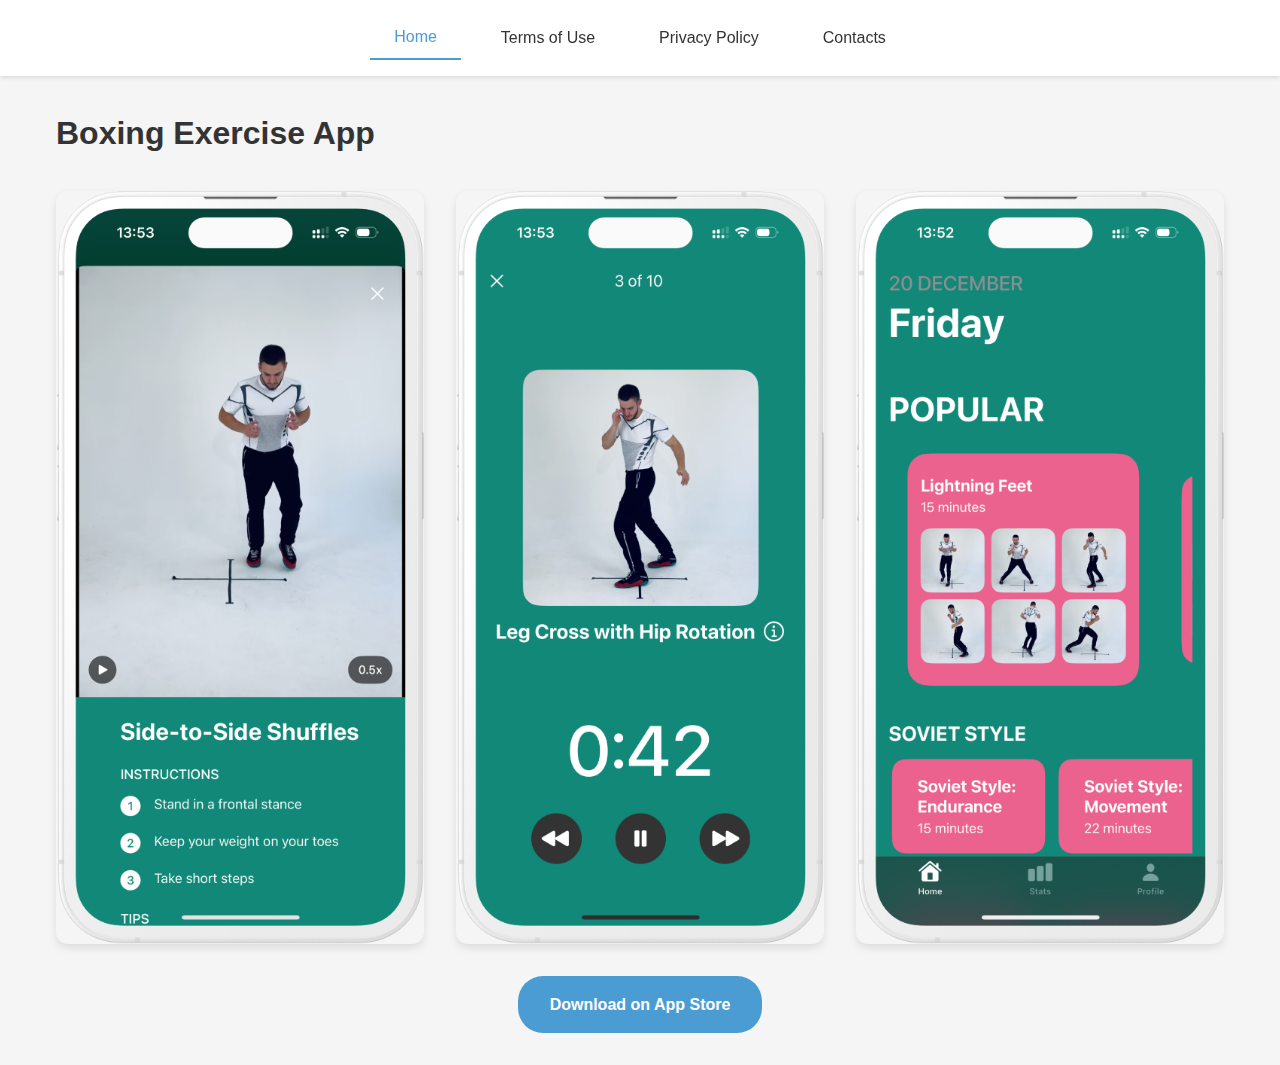
<file: index.html>
<!DOCTYPE html>
<html lang="en">
<head>
    <meta charset="UTF-8">
    <meta name="viewport" content="width=device-width, initial-scale=1.0">
    <title>Boxing Exercise App</title>
    <link rel="stylesheet" href="styles.css">
</head>
<body>
    <nav>
        <div class="tab-container">
            <button class="tab-button active" data-tab="home">Home</button>
            <button class="tab-button" data-tab="terms">Terms of Use</button>
            <button class="tab-button" data-tab="privacy">Privacy Policy</button>
            <button class="tab-button" data-tab="contacts">Contacts</button>
        </div>
    </nav>

    <main>
        <section id="home" class="tab-content active">
            <h1>Boxing Exercise App</h1>
            <div class="screenshots">
                <img src="screenshot1.png" alt="App Screenshot 1">
                <img src="screenshot2.png" alt="App Screenshot 2">
                <img src="screenshot3.png" alt="App Screenshot 3">
            </div>
            <a href="https://apps.apple.com/your-app-link" class="app-store-button">
                Download on App Store
            </a>
        </section>

        <section id="terms" class="tab-content">
            <h2>Terms of Use</h2>
            <div class="legal-content">
                <p>Please read our Terms of Use carefully before using the Application.</p>
                <p><a href="terms.html" class="legal-link">View Terms of Use</a></p>
            </div>
        </section>

        <section id="privacy" class="tab-content">
            <h2>Privacy Policy</h2>
            <div class="legal-content">
                <p>Please read our Privacy Policy to understand how we handle your data.</p>
                <p><a href="privacy.html" class="legal-link">View Privacy Policy</a></p>
            </div>
        </section>

        <section id="contacts" class="tab-content">
            <h2>Contact Us</h2>
            <div class="contact-info">
                <div class="contact-item">
                    <img src="email-icon.svg" alt="Email">
                    <a href="mailto:boxingfootworkapp@gmail.com">boxingfootworkapp@gmail.com</a>
                </div>
                <div class="contact-item">
                    <img src="instagram-icon.svg" alt="Instagram">
                    <a href="https://instagram.com/boxing_footwork" target="_blank">@boxing_footwork</a>
                </div>
            </div>
        </section>
    </main>
    <script src="script.js"></script>
</body>
</html>
</file>
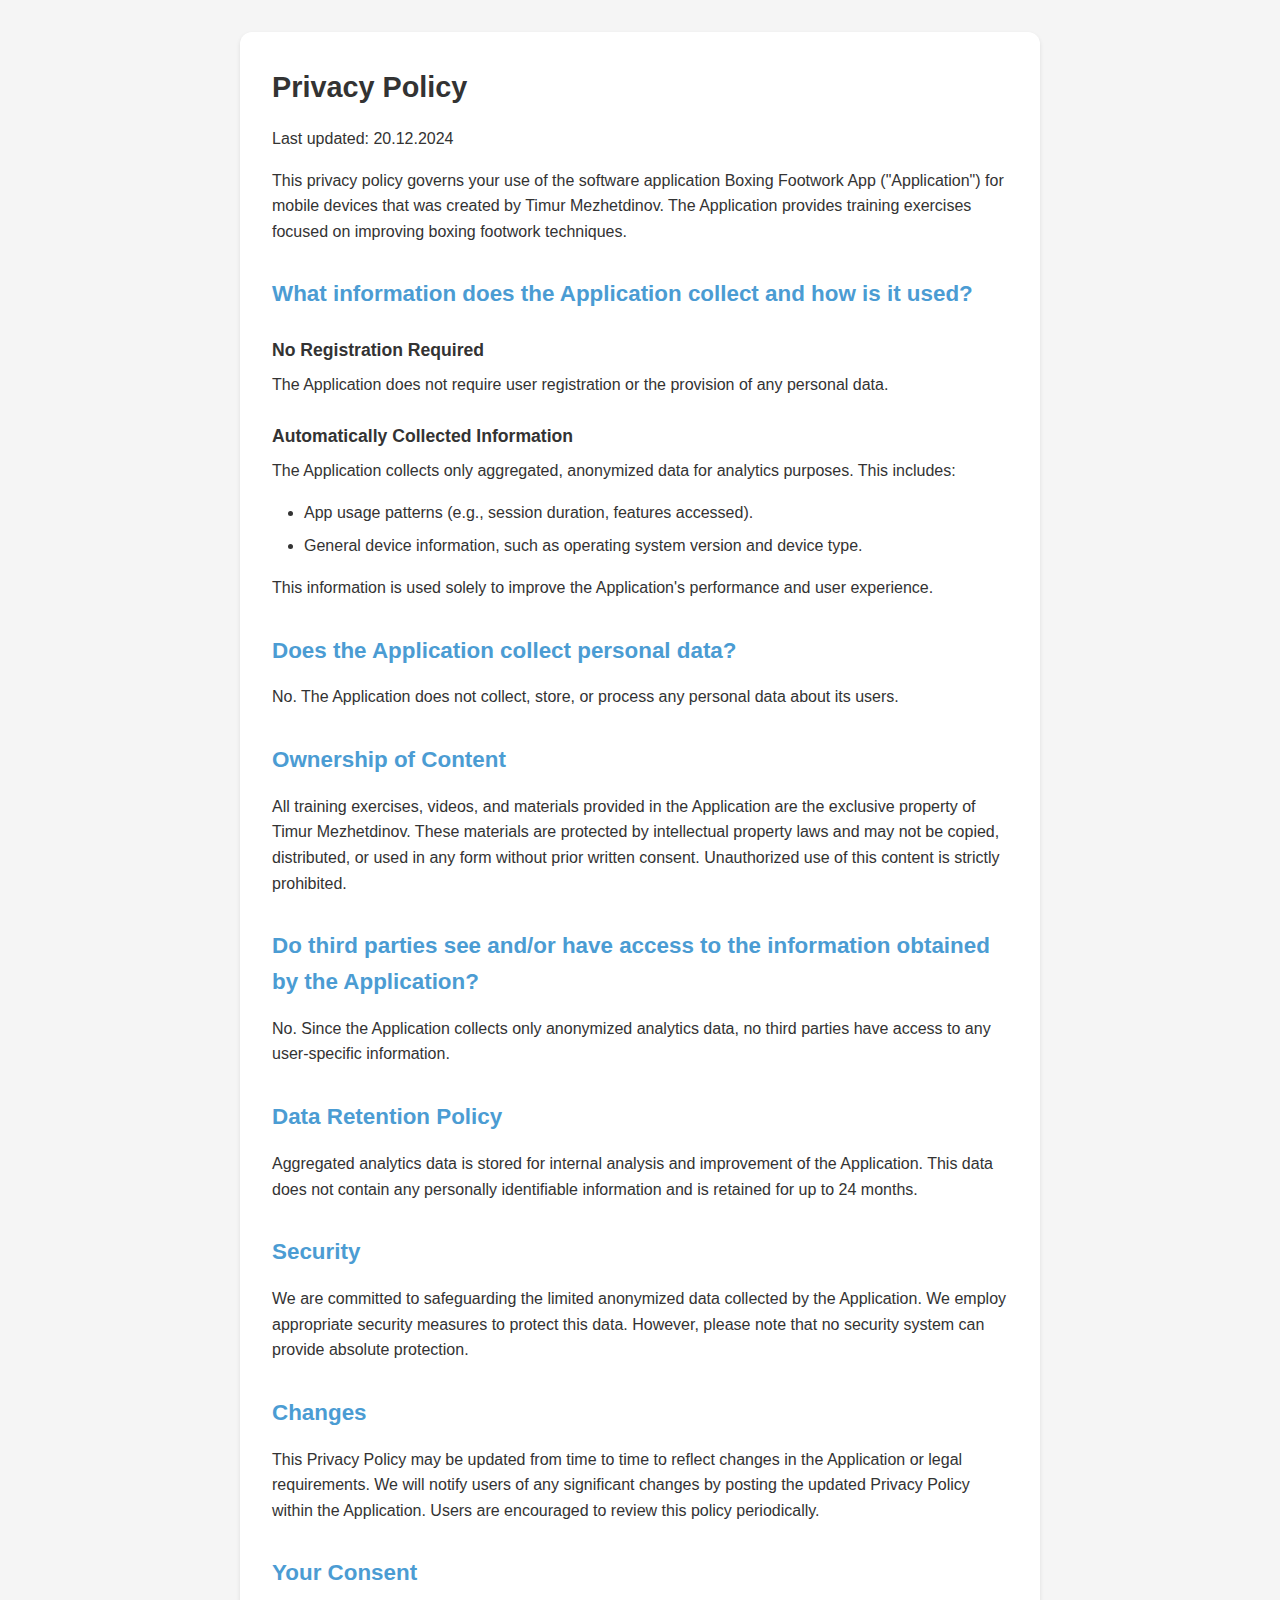
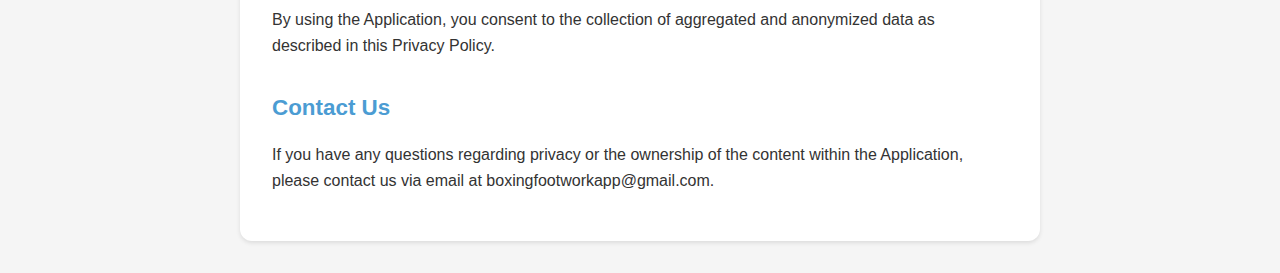
<file: privacy.html>
<!DOCTYPE html>
<html lang="en">
<head>
    <meta charset="UTF-8">
    <meta name="viewport" content="width=device-width, initial-scale=1.0">
    <title>Privacy Policy - Boxing Exercise App</title>
    <link rel="stylesheet" href="styles.css">
</head>
<body>
    <main>
        <div class="legal-content">
            <h3>Privacy Policy</h3>
                <p>Last updated: 20.12.2024</p>
                <p>This privacy policy governs your use of the software application Boxing Footwork App ("Application") for mobile devices that was created by Timur Mezhetdinov. The Application provides training exercises focused on improving boxing footwork techniques.</p>

                <h4>What information does the Application collect and how is it used?</h4>
                <h5>No Registration Required</h5>
                <p>The Application does not require user registration or the provision of any personal data.</p>
                
                <h5>Automatically Collected Information</h5>
                <p>The Application collects only aggregated, anonymized data for analytics purposes. This includes:</p>
                <ul>
                    <li>App usage patterns (e.g., session duration, features accessed).</li>
                    <li>General device information, such as operating system version and device type.</li>
                </ul>
                <p>This information is used solely to improve the Application's performance and user experience.</p>

                <h4>Does the Application collect personal data?</h4>
                <p>No. The Application does not collect, store, or process any personal data about its users.</p>

                <h4>Ownership of Content</h4>
                <p>All training exercises, videos, and materials provided in the Application are the exclusive property of Timur Mezhetdinov. These materials are protected by intellectual property laws and may not be copied, distributed, or used in any form without prior written consent. Unauthorized use of this content is strictly prohibited.</p>

                <h4>Do third parties see and/or have access to the information obtained by the Application?</h4>
                <p>No. Since the Application collects only anonymized analytics data, no third parties have access to any user-specific information.</p>

                <h4>Data Retention Policy</h4>
                <p>Aggregated analytics data is stored for internal analysis and improvement of the Application. This data does not contain any personally identifiable information and is retained for up to 24 months.</p>

                <h4>Security</h4>
                <p>We are committed to safeguarding the limited anonymized data collected by the Application. We employ appropriate security measures to protect this data. However, please note that no security system can provide absolute protection.</p>

                <h4>Changes</h4>
                <p>This Privacy Policy may be updated from time to time to reflect changes in the Application or legal requirements. We will notify users of any significant changes by posting the updated Privacy Policy within the Application. Users are encouraged to review this policy periodically.</p>

                <h4>Your Consent</h4>
                <p>By using the Application, you consent to the collection of aggregated and anonymized data as described in this Privacy Policy.</p>

                <h4>Contact Us</h4>
                <p>If you have any questions regarding privacy or the ownership of the content within the Application, please contact us via email at boxingfootworkapp@gmail.com.</p>
            </div>
        </div>
    </main>
</body>
</html>
</file>
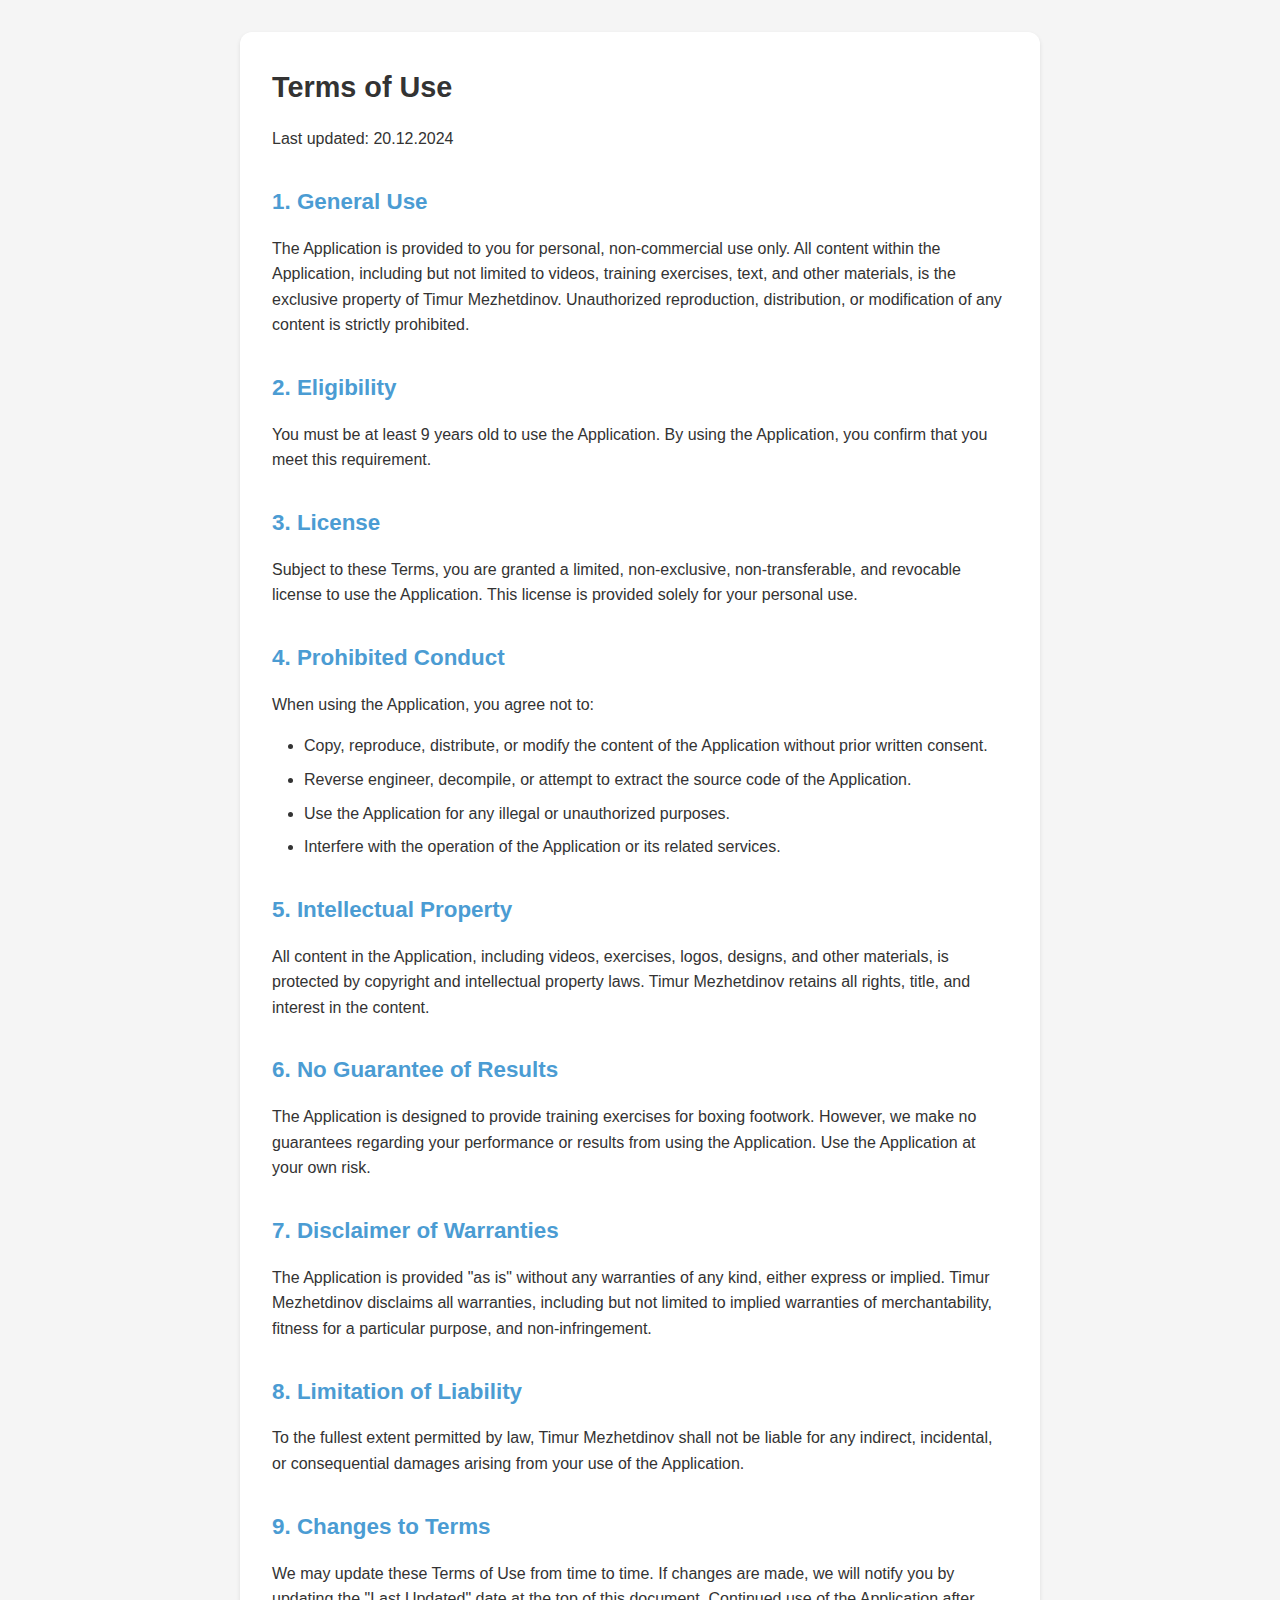
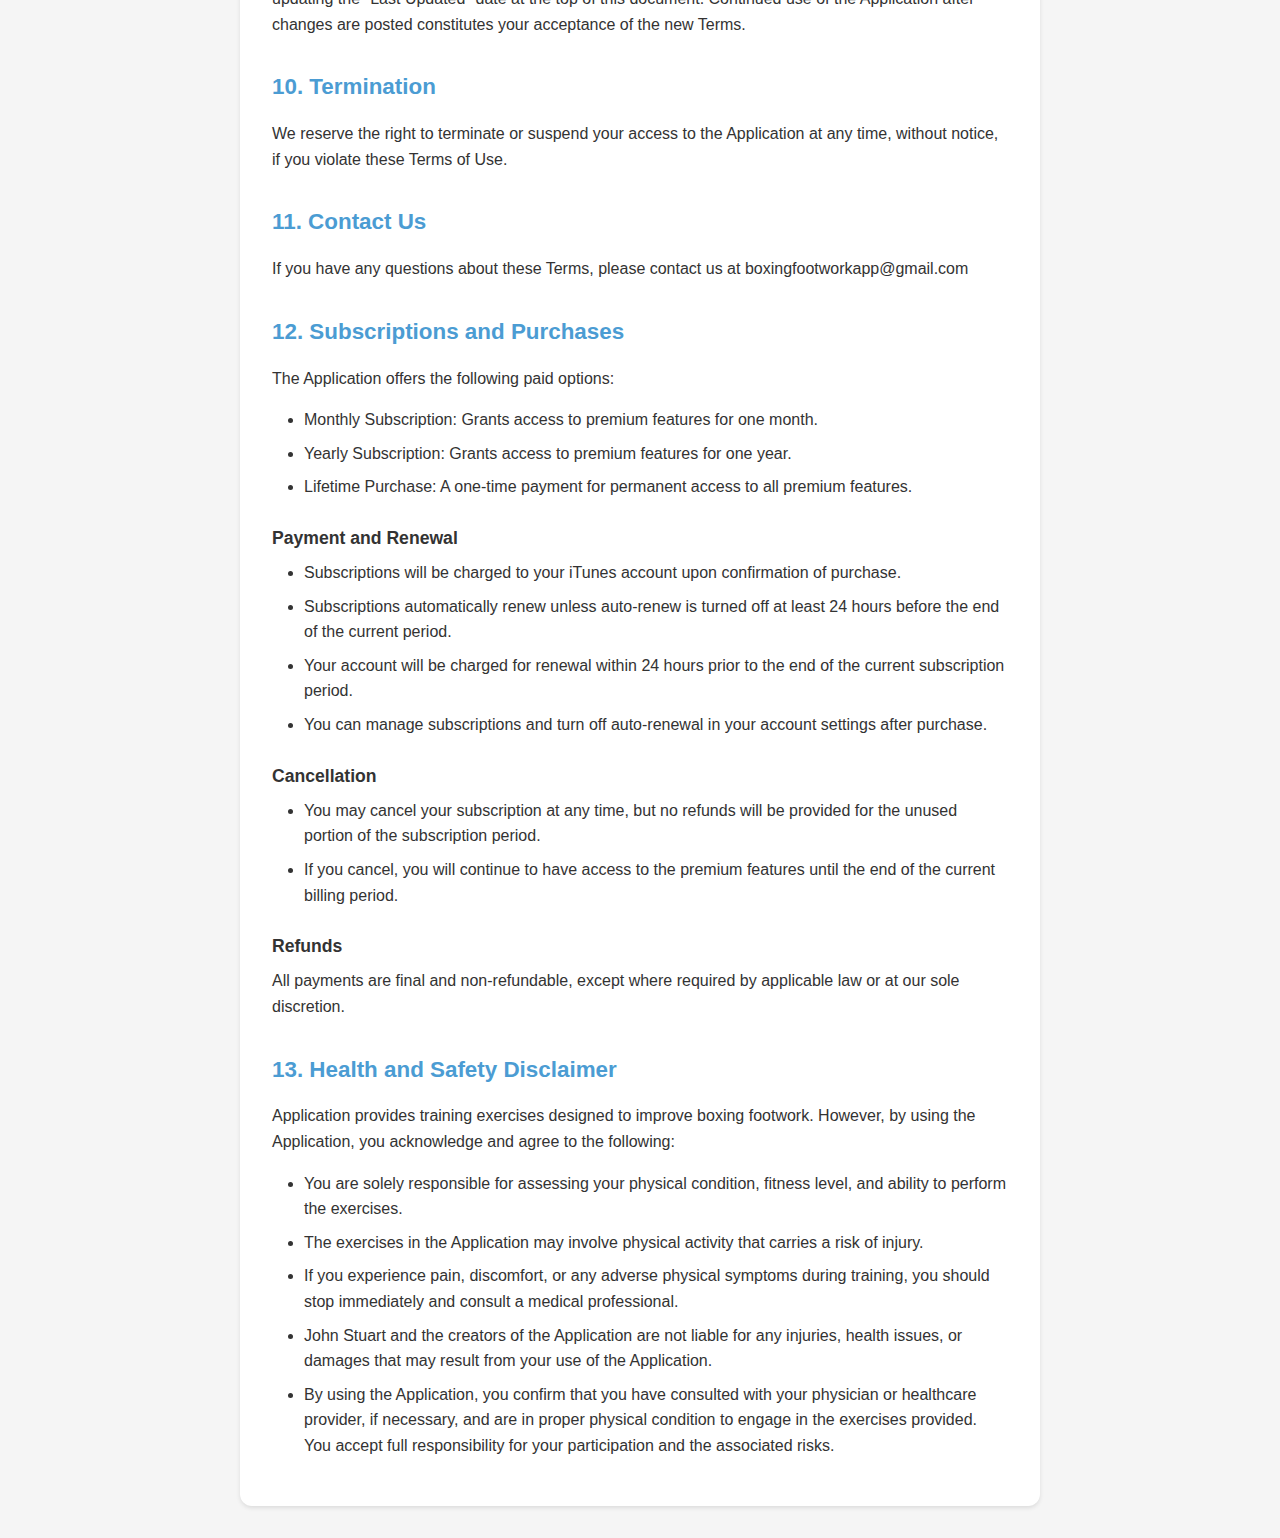
<file: terms.html>
<!DOCTYPE html>
<html lang="en">
<head>
    <meta charset="UTF-8">
    <meta name="viewport" content="width=device-width, initial-scale=1.0">
    <title>Terms of Use - Boxing Exercise App</title>
    <link rel="stylesheet" href="styles.css">
</head>
<body>
    <main>
        <div class="legal-content">
            <h3>Terms of Use</h3>
                <p>Last updated: 20.12.2024</p>

                <h4>1. General Use</h4>
                <p>The Application is provided to you for personal, non-commercial use only. All content within the Application, including but not limited to videos, training exercises, text, and other materials, is the exclusive property of Timur Mezhetdinov. Unauthorized reproduction, distribution, or modification of any content is strictly prohibited.</p>

                <h4>2. Eligibility</h4>
                <p>You must be at least 9 years old to use the Application. By using the Application, you confirm that you meet this requirement.</p>

                <h4>3. License</h4>
                <p>Subject to these Terms, you are granted a limited, non-exclusive, non-transferable, and revocable license to use the Application. This license is provided solely for your personal use.</p>

                <h4>4. Prohibited Conduct</h4>
                <p>When using the Application, you agree not to:</p>
                <ul>
                    <li>Copy, reproduce, distribute, or modify the content of the Application without prior written consent.</li>
                    <li>Reverse engineer, decompile, or attempt to extract the source code of the Application.</li>
                    <li>Use the Application for any illegal or unauthorized purposes.</li>
                    <li>Interfere with the operation of the Application or its related services.</li>
                </ul>

                <h4>5. Intellectual Property</h4>
                <p>All content in the Application, including videos, exercises, logos, designs, and other materials, is protected by copyright and intellectual property laws. Timur Mezhetdinov retains all rights, title, and interest in the content.</p>

                <h4>6. No Guarantee of Results</h4>
                <p>The Application is designed to provide training exercises for boxing footwork. However, we make no guarantees regarding your performance or results from using the Application. Use the Application at your own risk.</p>

                <h4>7. Disclaimer of Warranties</h4>
                <p>The Application is provided "as is" without any warranties of any kind, either express or implied. Timur Mezhetdinov disclaims all warranties, including but not limited to implied warranties of merchantability, fitness for a particular purpose, and non-infringement.</p>

                <h4>8. Limitation of Liability</h4>
                <p>To the fullest extent permitted by law, Timur Mezhetdinov shall not be liable for any indirect, incidental, or consequential damages arising from your use of the Application.</p>

                <h4>9. Changes to Terms</h4>
                <p>We may update these Terms of Use from time to time. If changes are made, we will notify you by updating the "Last Updated" date at the top of this document. Continued use of the Application after changes are posted constitutes your acceptance of the new Terms.</p>

                <h4>10. Termination</h4>
                <p>We reserve the right to terminate or suspend your access to the Application at any time, without notice, if you violate these Terms of Use.</p>

                <h4>11. Contact Us</h4>
                <p>If you have any questions about these Terms, please contact us at boxingfootworkapp@gmail.com</p>

                <h4>12. Subscriptions and Purchases</h4>
                <p>The Application offers the following paid options:</p>
                <ul>
                    <li>Monthly Subscription: Grants access to premium features for one month.</li>
                    <li>Yearly Subscription: Grants access to premium features for one year.</li>
                    <li>Lifetime Purchase: A one-time payment for permanent access to all premium features.</li>
                </ul>

                <h5>Payment and Renewal</h5>
                <ul>
                    <li>Subscriptions will be charged to your iTunes account upon confirmation of purchase.</li>
                    <li>Subscriptions automatically renew unless auto-renew is turned off at least 24 hours before the end of the current period.</li>
                    <li>Your account will be charged for renewal within 24 hours prior to the end of the current subscription period.</li>
                    <li>You can manage subscriptions and turn off auto-renewal in your account settings after purchase.</li>
                </ul>

                <h5>Cancellation</h5>
                <ul>
                    <li>You may cancel your subscription at any time, but no refunds will be provided for the unused portion of the subscription period.</li>
                    <li>If you cancel, you will continue to have access to the premium features until the end of the current billing period.</li>
                </ul>

                <h5>Refunds</h5>
                <p>All payments are final and non-refundable, except where required by applicable law or at our sole discretion.</p>
            
                <h4>13. Health and Safety Disclaimer</h4>
               
                    <p> Application provides training exercises designed to improve boxing footwork. However, by using the Application, you acknowledge and agree to the following:</p>
                    <ul> 
                        <li>You are solely responsible for assessing your physical condition, fitness level, and ability to perform the exercises.</li>
                            <li>The exercises in the Application may involve physical activity that carries a risk of injury.</li>
                                <li>If you experience pain, discomfort, or any adverse physical symptoms during training, you should stop immediately and consult a medical professional.</li>
                                    <li>John Stuart and the creators of the Application are not liable for any injuries, health issues, or damages that may result from your use of the Application.</li>
                                        <li>By using the Application, you confirm that you have consulted with your physician or healthcare provider, if necessary, and are in proper physical condition to engage in the exercises provided. You accept full responsibility for your participation and the associated risks.</li>
                </ul>
        </div>
    </main>
</body>
</html>
</file>
<file: styles.css>
:root {
    --primary-color: #4B9CD3;
    --secondary-color: #333;
    --background-color: #f5f5f5;
    --text-color: #333;
}

* {
    margin: 0;
    padding: 0;
    box-sizing: border-box;
}

body {
    font-family: -apple-system, BlinkMacSystemFont, 'Segoe UI', Roboto, Oxygen, Ubuntu, Cantarell, sans-serif;
    line-height: 1.6;
    color: var(--text-color);
    background-color: var(--background-color);
}

nav {
    background-color: white;
    box-shadow: 0 2px 4px rgba(0,0,0,0.1);
    position: sticky;
    top: 0;
}

.tab-container {
    max-width: 1200px;
    margin: 0 auto;
    display: flex;
    justify-content: center;
    gap: 1rem;
    padding: 1rem;
}

.tab-button {
    padding: 0.75rem 1.5rem;
    border: none;
    background: none;
    cursor: pointer;
    font-size: 1rem;
    color: var(--secondary-color);
    transition: color 0.3s;
}

.tab-button.active {
    color: var(--primary-color);
    border-bottom: 2px solid var(--primary-color);
}

main {
    max-width: 1200px;
    margin: 2rem auto;
    padding: 0 1rem;
}

.tab-content {
    display: none;
    animation: fadeIn 0.5s;
}

.tab-content.active {
    display: block;
}

.screenshots {
    display: grid;
    grid-template-columns: repeat(auto-fit, minmax(250px, 1fr));
    gap: 2rem;
    margin: 2rem 0;
}

.screenshots img {
    width: 100%;
    border-radius: 12px;
    box-shadow: 0 4px 8px rgba(0,0,0,0.1);
}

.app-store-button {
    display: block;
    width: fit-content;
    margin: 2rem auto;
    padding: 1rem 2rem;
    background-color: var(--primary-color);
    color: white;
    text-decoration: none;
    border-radius: 25px;
    font-weight: 600;
    transition: transform 0.3s, background-color 0.3s;
}

.app-store-button:hover {
    transform: scale(1.05);
    background-color: #3f84b3;
}

.legal-content {
    max-width: 800px;
    margin: 0 auto;
    padding: 2rem;
    background: white;
    border-radius: 12px;
    box-shadow: 0 2px 4px rgba(0,0,0,0.1);
}

.contact-info {
    display: flex;
    flex-direction: column;
    align-items: center;
    gap: 2rem;
    margin-top: 2rem;
}

.contact-item {
    display: flex;
    align-items: center;
    gap: 1rem;
}

.contact-item img {
    width: 24px;
    height: 24px;
}

.contact-item a {
    color: var(--primary-color);
    text-decoration: none;
    font-size: 1.2rem;
}

@keyframes fadeIn {
    from { opacity: 0; }
    to { opacity: 1; }
}

/* Mobile Responsive Design */
@media (max-width: 768px) {
    .tab-container {
        flex-wrap: wrap;
    }
    
    .tab-button {
        flex: 1 1 calc(50% - 1rem);
        text-align: center;
    }
    
    .screenshots {
        grid-template-columns: 1fr;
    }
    
    .legal-content {
        padding: 1rem;
    }
} 

.legal-content h3 {
    font-size: 1.8rem;
    margin-bottom: 1rem;
}

.legal-content h4 {
    font-size: 1.4rem;
    margin-top: 2rem;
    margin-bottom: 1rem;
    color: var(--primary-color);
}

.legal-content h5 {
    font-size: 1.1rem;
    margin-top: 1.5rem;
    margin-bottom: 0.5rem;
}

.legal-content p {
    margin-bottom: 1rem;
}

.legal-content ul {
    margin-left: 2rem;
    margin-bottom: 1rem;
}

.legal-content ul li {
    margin-bottom: 0.5rem;
}

.legal-link {
    display: inline-block;
    margin-top: 1rem;
    padding: 0.75rem 1.5rem;
    background-color: var(--primary-color);
    color: white;
    text-decoration: none;
    border-radius: 8px;
    transition: background-color 0.3s;
}

.legal-link:hover {
    background-color: #3f84b3;
}
</file>
